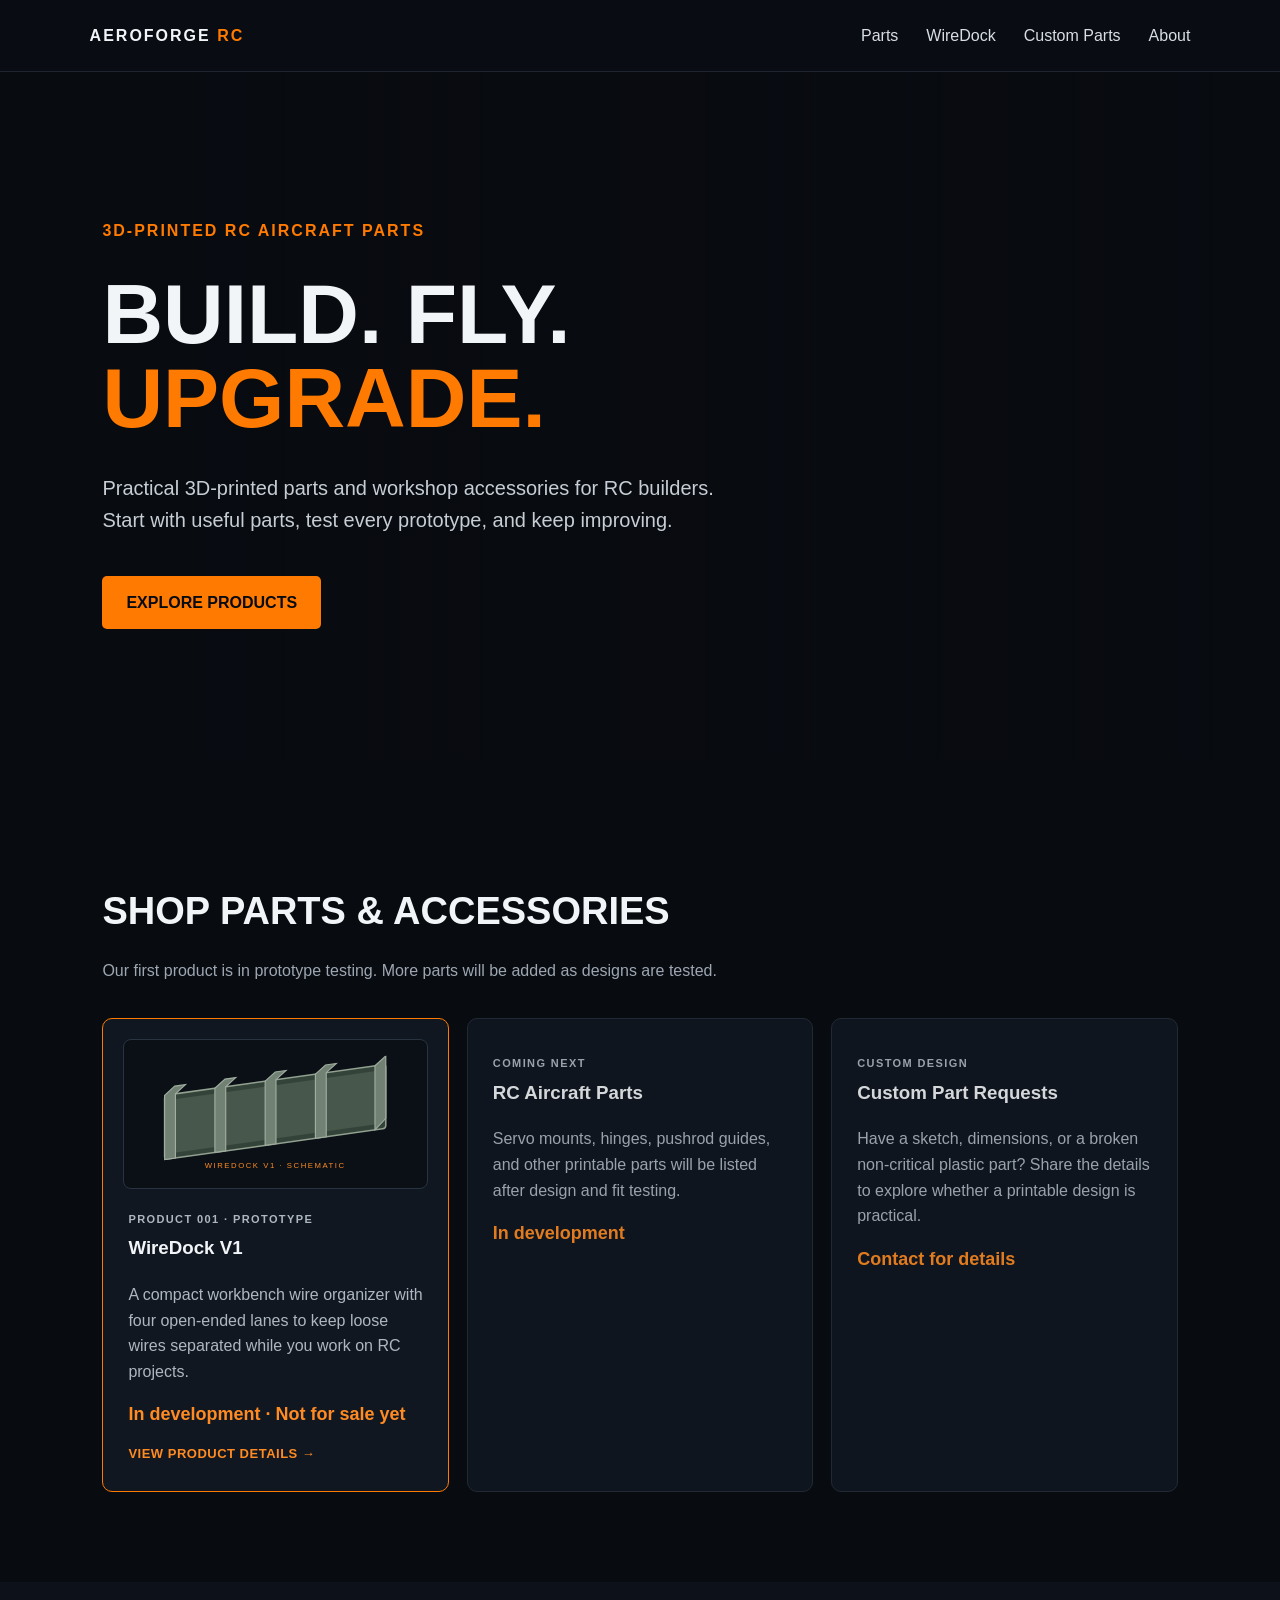
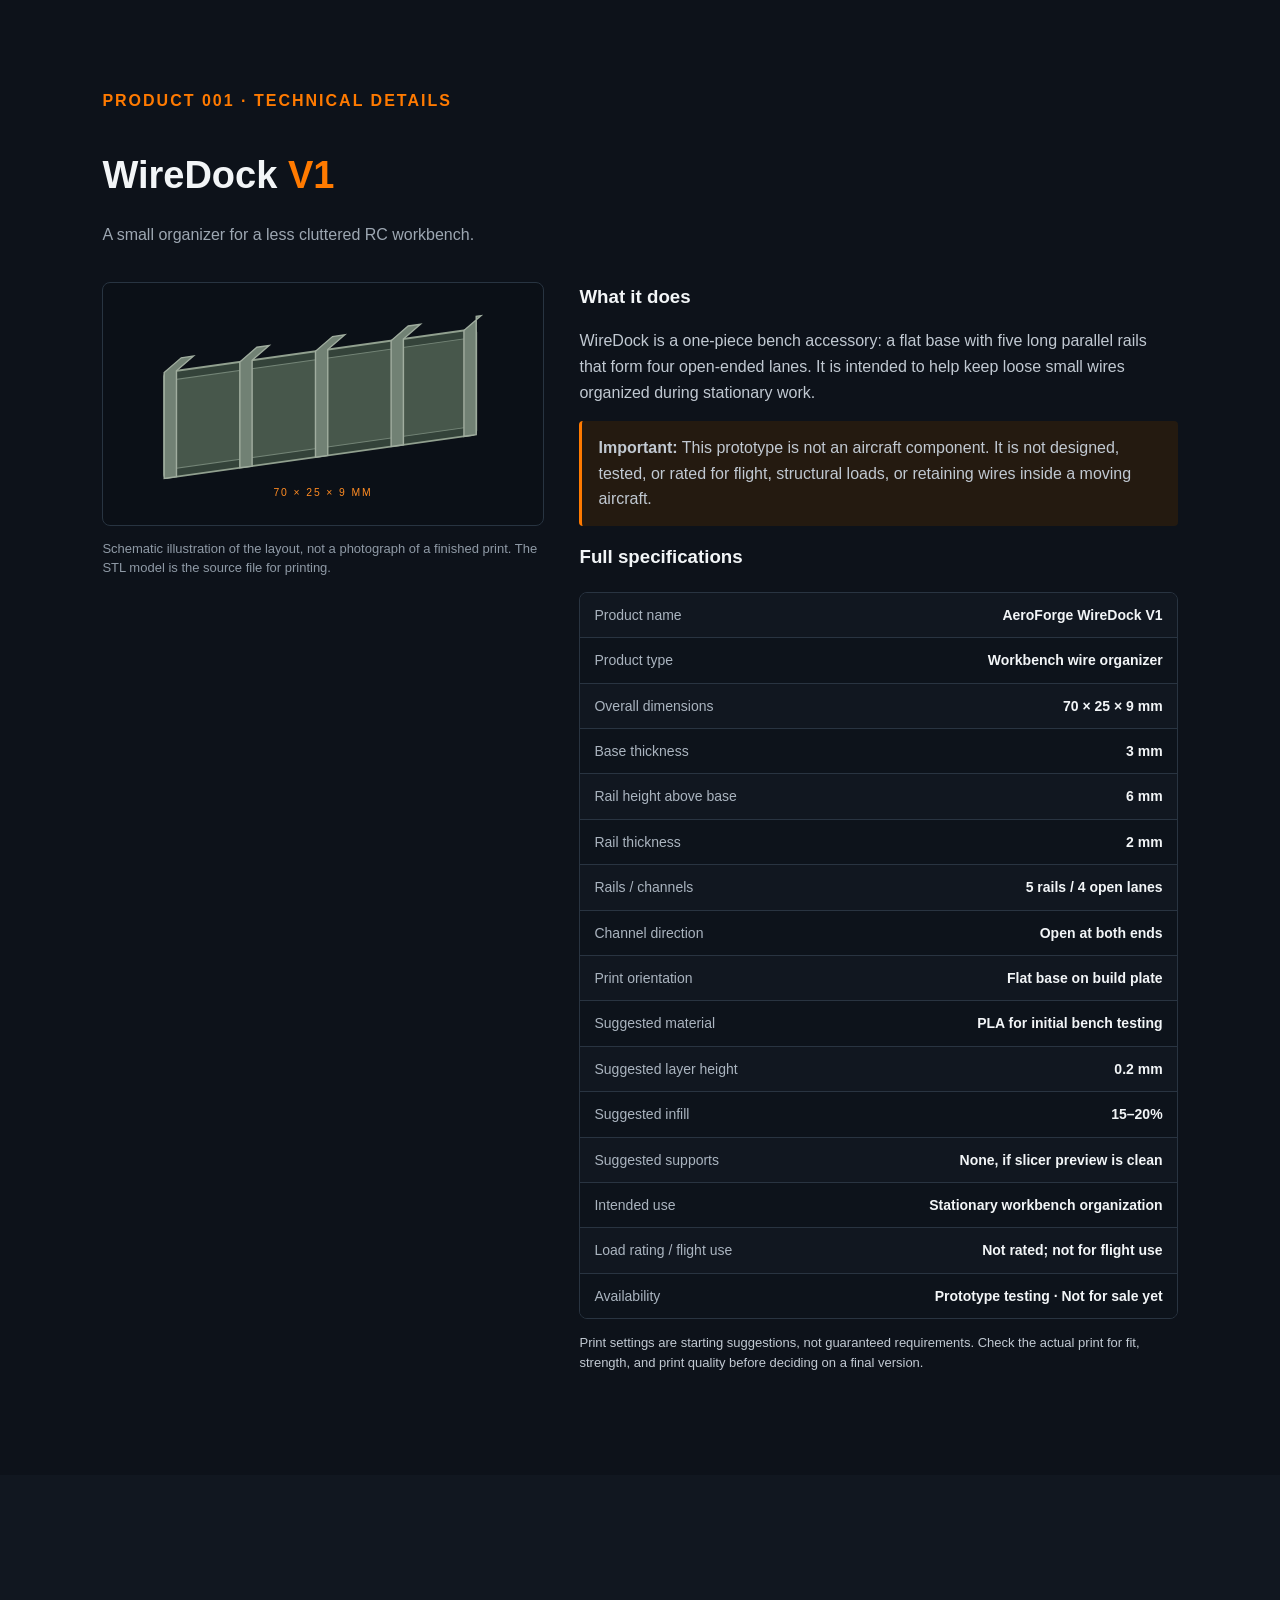
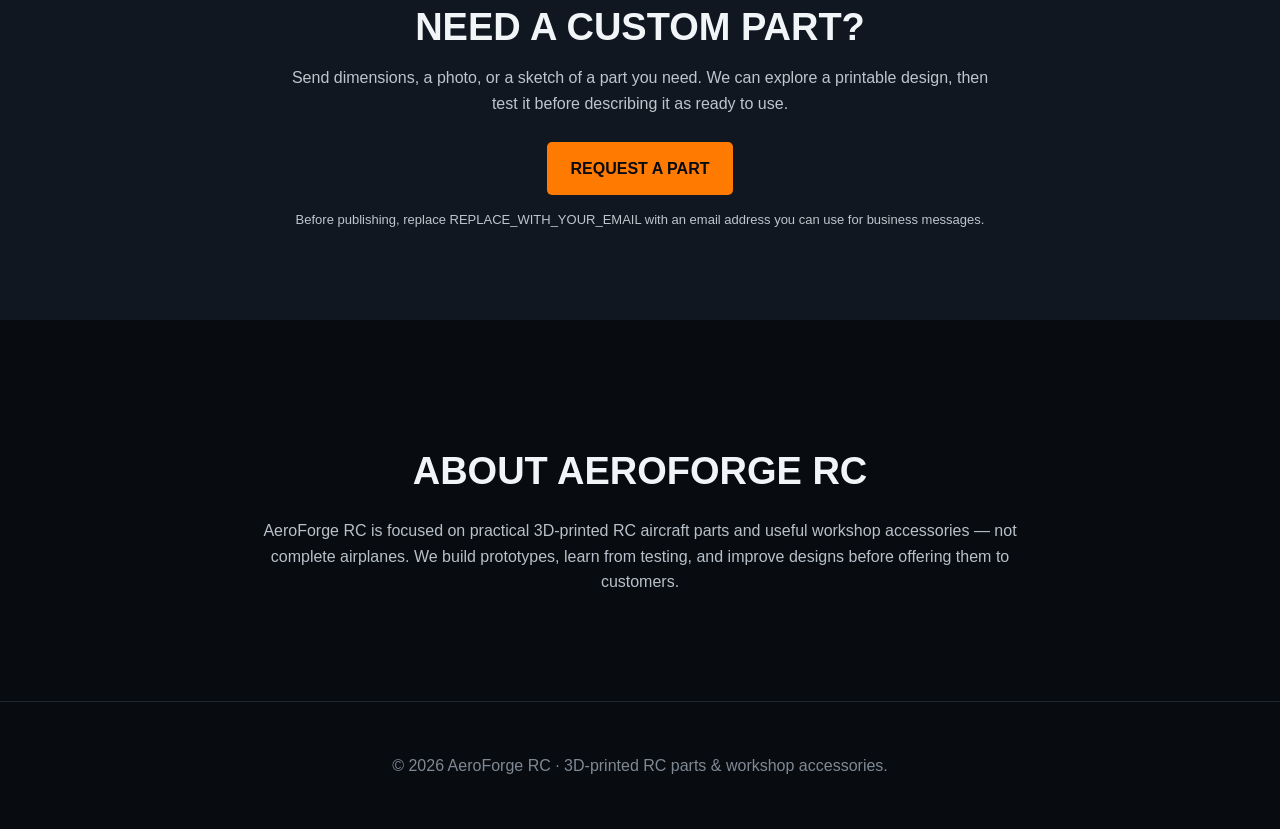
<file: index.html>
<!DOCTYPE html>
<html lang="en">
<head>
  <meta charset="UTF-8">
  <meta name="viewport" content="width=device-width, initial-scale=1.0">
  <meta name="description" content="AeroForge RC makes practical 3D-printed RC aircraft parts and workbench accessories.">
  <title>AeroForge RC | 3D-Printed RC Aircraft Parts</title>
  <link rel="stylesheet" href="style.css">
</head>
<body>
  <header>
    <a class="logo" href="#top">AEROFORGE <span>RC</span></a>
    <nav>
      <a href="#products">Parts</a>
      <a href="#wiredock">WireDock</a>
      <a href="#custom">Custom Parts</a>
      <a href="#about">About</a>
    </nav>
  </header>

  <main id="top">
    <section class="hero">
      <p class="tag">3D-PRINTED RC AIRCRAFT PARTS</p>
      <h1>BUILD. FLY. <span>UPGRADE.</span></h1>
      <p>Practical 3D-printed parts and workshop accessories for RC builders. Start with useful parts, test every prototype, and keep improving.</p>
      <a class="button" href="#products">EXPLORE PRODUCTS</a>
    </section>

    <section id="products" class="section">
      <h2>SHOP PARTS & ACCESSORIES</h2>
      <p class="sub">Our first product is in prototype testing. More parts will be added as designs are tested.</p>
      <div class="grid">
        <article class="featured-card">
          <div class="product-art" aria-label="Schematic illustration of the WireDock wire organizer">
            <svg viewBox="0 0 360 160" role="img" aria-label="A rectangular wire organizer with five rails and four channels">
              <g transform="translate(37 26) skewY(-8)">
                <rect x="0" y="30" width="286" height="83" rx="4" fill="#34433a" stroke="#91a08f" stroke-width="2"/>
                <rect x="8" y="37" width="270" height="69" fill="#47574b"/>
                <g fill="#718174" stroke="#a0ad9f" stroke-width="1.5">
                  <path d="M0 30 L13 20 H27 L14 30 V113 H0Z"/><path d="M65 30 L78 20 H92 L79 30 V113 H65Z"/><path d="M130 30 L143 20 H157 L144 30 V113 H130Z"/><path d="M195 30 L208 20 H222 L209 30 V113 H195Z"/><path d="M272 30 L285 20 H286 V100 L272 113Z"/>
                </g>
              </g>
              <text x="180" y="150" fill="#ff8b22" font-size="10" font-family="Arial" text-anchor="middle" letter-spacing="2">WIREDOCK V1 · SCHEMATIC</text>
            </svg>
          </div>
          <p class="tag mini-tag">PRODUCT 001 · PROTOTYPE</p>
          <h3>WireDock V1</h3>
          <p>A compact workbench wire organizer with four open-ended lanes to keep loose wires separated while you work on RC projects.</p>
          <strong>In development · Not for sale yet</strong>
          <a class="text-link" href="#wiredock">VIEW PRODUCT DETAILS →</a>
        </article>
        <article class="coming-card"><p class="tag mini-tag">COMING NEXT</p><h3>RC Aircraft Parts</h3><p>Servo mounts, hinges, pushrod guides, and other printable parts will be listed after design and fit testing.</p><strong>In development</strong></article>
        <article class="coming-card"><p class="tag mini-tag">CUSTOM DESIGN</p><h3>Custom Part Requests</h3><p>Have a sketch, dimensions, or a broken non-critical plastic part? Share the details to explore whether a printable design is practical.</p><strong>Contact for details</strong></article>
      </div>
    </section>

    <section id="wiredock" class="section product-details">
      <p class="tag">PRODUCT 001 · TECHNICAL DETAILS</p>
      <h2>WireDock <span>V1</span></h2>
      <p class="sub product-intro">A small organizer for a less cluttered RC workbench.</p>
      <div class="detail-layout">
        <div class="detail-panel">
          <div class="product-art large-art">
            <svg viewBox="0 0 440 230" role="img" aria-label="Schematic view of WireDock V1">
              <g transform="translate(52 44) skewY(-8)">
                <rect x="0" y="38" width="330" height="112" rx="4" fill="#34433a" stroke="#91a08f" stroke-width="2"/>
                <rect x="10" y="47" width="310" height="94" fill="#47574b" stroke="#748577"/>
                <g fill="#718174" stroke="#a0ad9f" stroke-width="1.5">
                  <path d="M0 38 L18 25 H31 L13 38 V150 H0Z"/><path d="M80 38 L98 25 H111 L93 38 V150 H80Z"/><path d="M160 38 L178 25 H191 L173 38 V150 H160Z"/><path d="M240 38 L258 25 H271 L253 38 V150 H240Z"/><path d="M317 38 L335 25 H330 V150 L317 150Z"/>
                </g>
              </g>
              <text x="220" y="213" fill="#ff8b22" font-size="11" font-family="Arial" text-anchor="middle" letter-spacing="2">70 × 25 × 9 MM</text>
            </svg>
          </div>
          <p class="caption">Schematic illustration of the layout, not a photograph of a finished print. The STL model is the source file for printing.</p>
        </div>
        <div class="detail-copy">
          <h3>What it does</h3>
          <p>WireDock is a one-piece bench accessory: a flat base with five long parallel rails that form four open-ended lanes. It is intended to help keep loose small wires organized during stationary work.</p>
          <p class="warning"><b>Important:</b> This prototype is not an aircraft component. It is not designed, tested, or rated for flight, structural loads, or retaining wires inside a moving aircraft.</p>
          <h3>Full specifications</h3>
          <div class="spec-table">
            <div><span>Product name</span><b>AeroForge WireDock V1</b></div>
            <div><span>Product type</span><b>Workbench wire organizer</b></div>
            <div><span>Overall dimensions</span><b>70 × 25 × 9 mm</b></div>
            <div><span>Base thickness</span><b>3 mm</b></div>
            <div><span>Rail height above base</span><b>6 mm</b></div>
            <div><span>Rail thickness</span><b>2 mm</b></div>
            <div><span>Rails / channels</span><b>5 rails / 4 open lanes</b></div>
            <div><span>Channel direction</span><b>Open at both ends</b></div>
            <div><span>Print orientation</span><b>Flat base on build plate</b></div>
            <div><span>Suggested material</span><b>PLA for initial bench testing</b></div>
            <div><span>Suggested layer height</span><b>0.2 mm</b></div>
            <div><span>Suggested infill</span><b>15–20%</b></div>
            <div><span>Suggested supports</span><b>None, if slicer preview is clean</b></div>
            <div><span>Intended use</span><b>Stationary workbench organization</b></div>
            <div><span>Load rating / flight use</span><b>Not rated; not for flight use</b></div>
            <div><span>Availability</span><b>Prototype testing · Not for sale yet</b></div>
          </div>
          <p class="caption">Print settings are starting suggestions, not guaranteed requirements. Check the actual print for fit, strength, and print quality before deciding on a final version.</p>
        </div>
      </div>
    </section>

    <section id="custom" class="custom section">
      <h2>NEED A CUSTOM PART?</h2>
      <p>Send dimensions, a photo, or a sketch of a part you need. We can explore a printable design, then test it before describing it as ready to use.</p>
      <a class="button" href="mailto:REPLACE_WITH_YOUR_EMAIL">REQUEST A PART</a>
      <p class="caption">Before publishing, replace REPLACE_WITH_YOUR_EMAIL with an email address you can use for business messages.</p>
    </section>

    <section id="about" class="section about">
      <h2>ABOUT AEROFORGE RC</h2>
      <p>AeroForge RC is focused on practical 3D-printed RC aircraft parts and useful workshop accessories — not complete airplanes. We build prototypes, learn from testing, and improve designs before offering them to customers.</p>
    </section>
  </main>

  <footer><p>© 2026 AeroForge RC · 3D-printed RC parts & workshop accessories.</p></footer>
</body>
</html>
</file>
<file: style.css>
*{box-sizing:border-box}html{scroll-behavior:smooth}body{margin:0;background:#080b10;color:#f2f5f7;font-family:Arial,Helvetica,sans-serif;line-height:1.6}header{height:72px;padding:0 7%;display:flex;align-items:center;justify-content:space-between;border-bottom:1px solid #1d2530;background:#090d13;position:sticky;top:0;z-index:10}.logo{font-weight:900;letter-spacing:2px}.logo span{color:#ff7a00}nav{display:flex;gap:28px}nav a{color:#d9dee4;text-decoration:none}.hero{min-height:650px;padding:130px 8%;display:flex;flex-direction:column;justify-content:center;background:linear-gradient(90deg,#080b10 10%,rgba(8,11,16,.78),rgba(8,11,16,.25)),url('https://images.unsplash.com/photo-1559825481-12a05cc00344?auto=format&fit=crop&w=1800&q=80') center/cover}.tag{color:#ff7a00;font-weight:bold;letter-spacing:2px}.hero h1{font-size:clamp(42px,7vw,84px);line-height:1;margin:12px 0;max-width:850px}.hero h1 span{color:#ff7a00}.hero p:not(.tag){max-width:650px;font-size:20px;color:#c6cdd5}.button{display:inline-block;width:max-content;margin-top:20px;padding:14px 24px;background:#ff7a00;color:#080b10;text-decoration:none;font-weight:900;border-radius:5px}.section{padding:90px 8%;max-width:1300px;margin:auto}.section h2{font-size:38px;margin-bottom:8px}.sub{color:#9da7b2}.grid{display:grid;grid-template-columns:repeat(auto-fit,minmax(220px,1fr));gap:18px;margin-top:35px}.grid article{background:#111720;border:1px solid #252f3a;border-radius:10px;padding:25px;min-height:190px}.grid h3{margin-top:0}.grid p{color:#aeb7c1}.grid strong{color:#ff8b22;font-size:18px}.custom{max-width:none;background:#111720;text-align:center}.custom p{max-width:700px;margin:0 auto;color:#bdc5cd}.custom .button{margin-top:25px}.about{max-width:1000px;text-align:center}.about p{color:#b8c0c9}footer{padding:35px 8%;border-top:1px solid #1d2530;color:#7f8994;text-align:center}@media(max-width:650px){header{padding:0 5%}nav{gap:12px;font-size:13px}.hero{padding:100px 7%}.section{padding:65px 7%}}.logo{text-decoration:none;color:#f2f5f7}.featured-card{border-color:#ff7a00!important}.product-art{background:#0b1017;border:1px solid #283441;border-radius:8px;padding:12px;margin:-5px -5px 22px}.product-art svg{display:block;width:100%;height:auto}.mini-tag{font-size:11px;letter-spacing:1.4px;margin-bottom:5px}.text-link{display:inline-block;color:#ff8b22;text-decoration:none;font-weight:800;font-size:13px;margin-top:15px;letter-spacing:.5px}.coming-card{opacity:.88}.product-details{max-width:none;background:#0d121a}.product-details>h2 span{color:#ff7a00}.product-intro{margin-bottom:35px}.detail-layout{display:grid;grid-template-columns:minmax(0, .85fr) minmax(0, 1.15fr);gap:35px;align-items:start}.detail-panel{position:sticky;top:95px}.large-art{margin:0}.caption{font-size:13px;color:#8f9aa6;line-height:1.5}.detail-copy h3{margin:0 0 10px}.detail-copy>p{color:#c1c9d2}.warning{background:#241a10;border-left:3px solid #ff7a00;padding:14px 16px;border-radius:4px}.spec-table{margin:20px 0 14px;border:1px solid #293441;border-radius:8px;overflow:hidden}.spec-table>div{display:flex;justify-content:space-between;gap:20px;padding:11px 14px;border-bottom:1px solid #293441;background:#111720;font-size:14px}.spec-table>div:nth-child(even){background:#0d131b}.spec-table>div:last-child{border-bottom:0}.spec-table span{color:#aab4bf}.spec-table b{text-align:right;color:#f2f5f7}.custom .caption{margin-top:15px}.hero{background-image:linear-gradient(90deg,#080b10 10%,rgba(8,11,16,.78),rgba(8,11,16,.25)),url('https://images.unsplash.com/photo-1559825481-12a05cc00344?auto=format&fit=crop&w=1800&q=80')}.button{border:0;cursor:pointer}@media(max-width:800px){.detail-layout{grid-template-columns:1fr}.detail-panel{position:static}header{height:auto;min-height:72px;gap:12px;flex-wrap:wrap;padding-top:14px;padding-bottom:14px}nav{flex-wrap:wrap;justify-content:flex-end}.spec-table>div{gap:12px}.spec-table span{max-width:48%}.spec-table b{max-width:52%}}@media(max-width:480px){nav{width:100%;justify-content:space-between;gap:8px}.spec-table>div{font-size:12px;padding:10px}.section h2{font-size:30px}}
</file>
